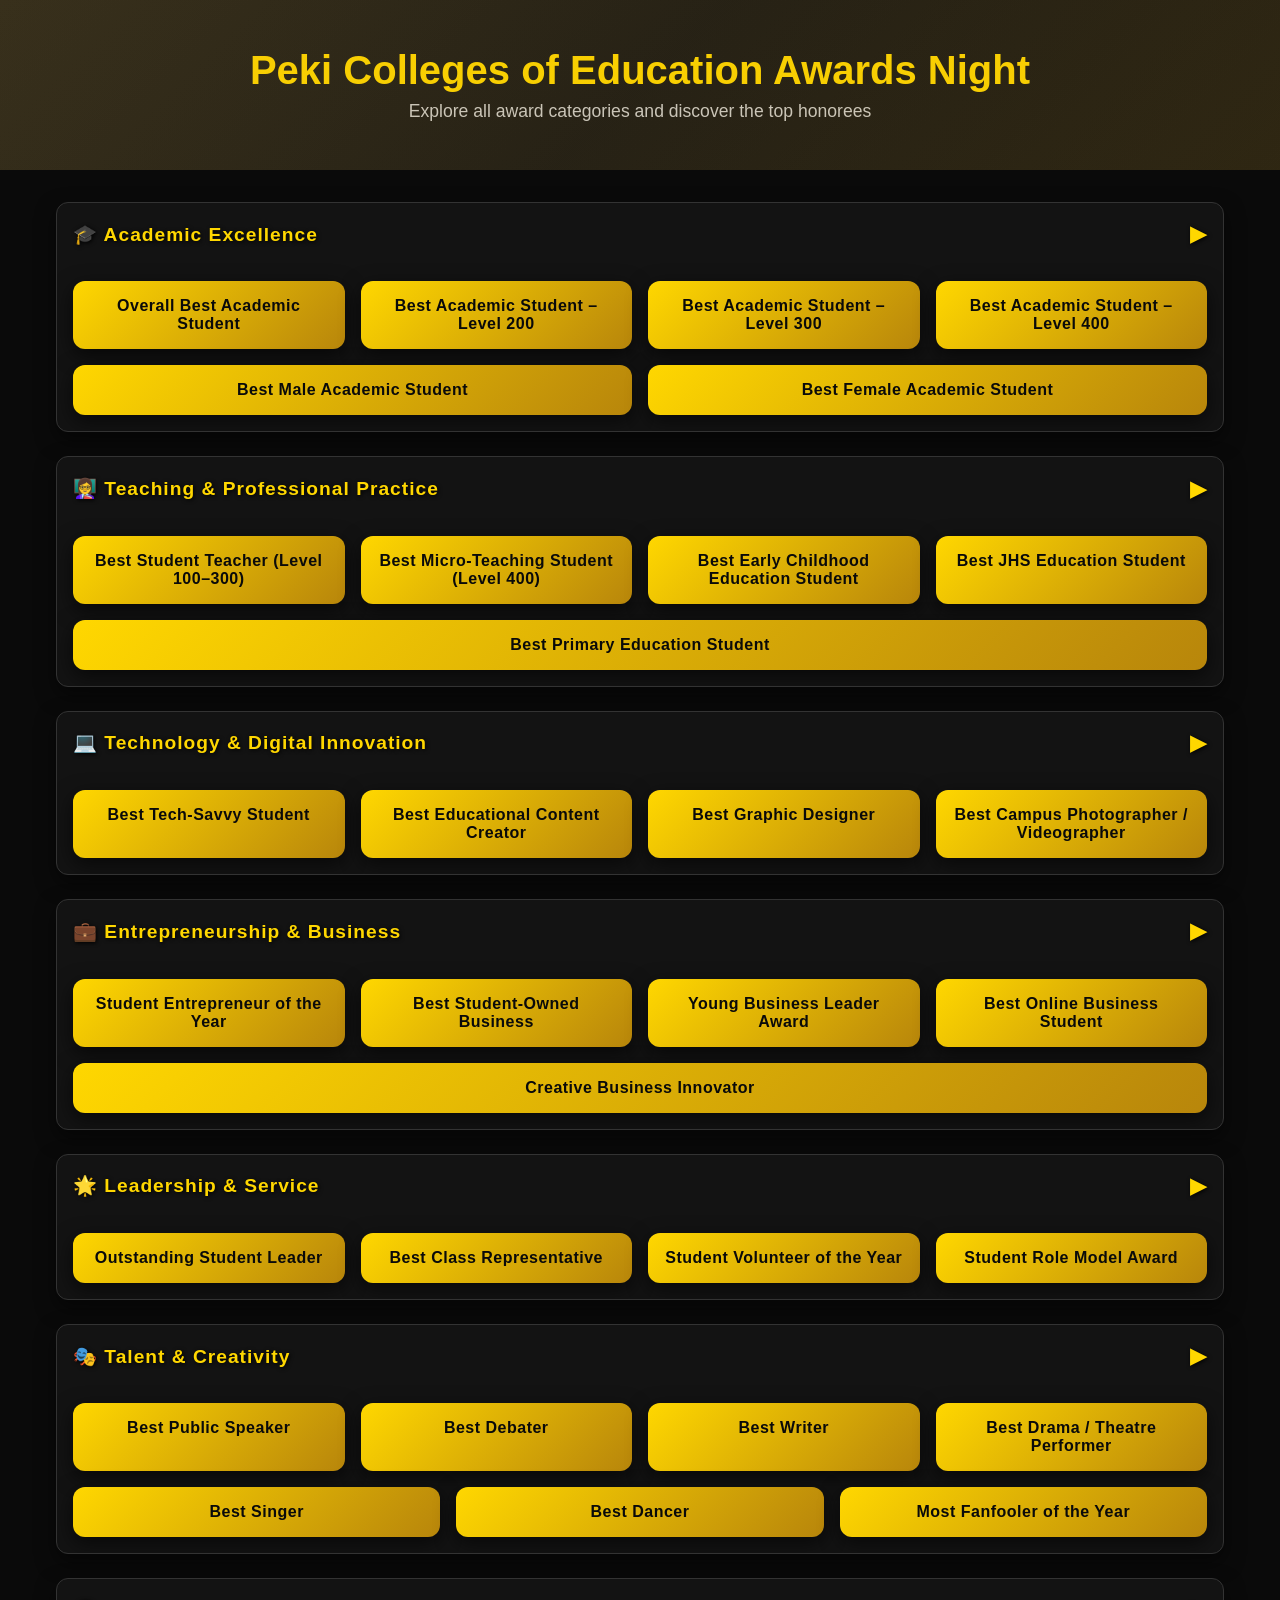
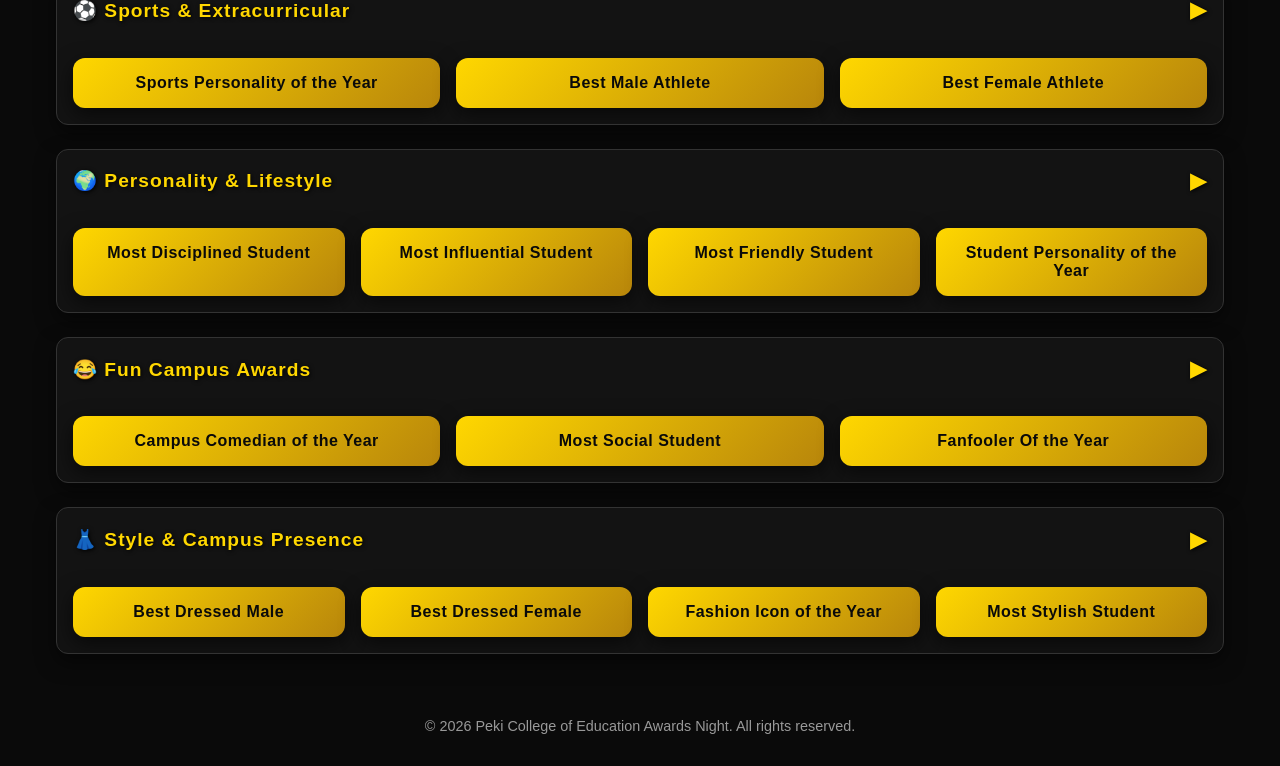
<file: peki college awards.html>
<!DOCTYPE html>
<html lang="en">
<head>
  <meta charset="UTF-8">
  <meta name="viewport" content="width=device-width, initial-scale=1.0">
  <title>Peki College of Education Awards Night</title>
  <style>
    /* ===== Dark Elegant Theme ===== */
    * { box-sizing: border-box; margin:0; padding:0; font-family: 'Segoe UI', Tahoma, Geneva, Verdana, sans-serif; }
    body { background:#0a0a0a; color:#f0f0f0; }
    header {
      text-align:center;
      padding:3rem 1rem;
      background: linear-gradient(135deg,#1c1c1c,#111111);
      position:relative;
      overflow:hidden;
    }
    header h1 {
      font-size:2.5rem;
      color: #ffd700; /* rich gold */
      font-weight:bold;
      margin-bottom:0.5rem;
    }
    header p { color:#ccc; font-size:1.1rem; }

    /* subtle moving stripe effect */
    header::before {
      content:"";
      position:absolute; top:0; left:-50%;
      width:200%; height:100%;
      background: linear-gradient(120deg, rgba(218,165,32,0.2), rgba(184,134,11,0.1), rgba(218,165,32,0.2));
      transform: skewX(-25deg);
      animation: stripeMove 5s linear infinite;
      z-index:0;
    }
    @keyframes stripeMove {
      0% { transform: translateX(-100%) skewX(-25deg); }
      100% { transform: translateX(100%) skewX(-25deg); }
    }

    main { max-width:1200px; margin:2rem auto; padding:0 1rem; }

    .category {
      margin-bottom:1.5rem;
      border:1px solid #333;
      border-radius:12px;
      overflow:hidden;
      background: rgba(20,20,20,0.9);
      box-shadow: 0 8px 20px rgba(0,0,0,0.5);
    }

    .category-header {
      padding:1.2rem 1rem;
      cursor:pointer;
      display:flex;
      justify-content:space-between;
      align-items:center;
      font-weight:bold;
      color:#ffd700;
      font-size:1.2rem;
      letter-spacing:1px;
      text-shadow: 1px 1px 4px #000;
      transition: background 0.3s ease;
    }
    .category-header:hover { background: rgba(255,215,0,0.05); }

    .category-body {
      display:none;
      padding:1rem;
      gap:1rem;
      flex-wrap:wrap;
      display:flex;
      justify-content:flex-start;
    }

    .award-card {
      background: linear-gradient(135deg,#ffd700,#b8860b);
      color:#0a0a0a;
      padding:1rem;
      border-radius:12px;
      min-width:220px;
      flex:1 1 220px;
      text-align:center;
      font-weight:bold;
      font-size:1rem;
      letter-spacing:0.5px;
      box-shadow:0 6px 20px rgba(0,0,0,0.6);
      transition: transform 0.3s ease, box-shadow 0.3s ease;
    }
    .award-card:hover {
      transform: translateY(-5px) scale(1.03);
      box-shadow:0 10px 25px rgba(0,0,0,0.8);
    }

    .category-header span {
      font-size:1.3rem;
      transition: transform 0.3s ease;
    }
    .category.open .category-header span {
      transform: rotate(90deg);
    }

    footer {
      text-align:center;
      padding:2rem 1rem;
      color:#999;
      font-size:0.9rem;
    }
  </style>
</head>
<body>

<header>
  <h1>Peki Colleges of Education Awards Night</h1>
  <p>Explore all award categories and discover the top honorees</p>
</header>

<main>

<!-- Category Template -->
<div class="category">
  <div class="category-header">
    🎓 Academic Excellence
    <span>▶</span>
  </div>
  <div class="category-body">
    <div class="award-card">Overall Best Academic Student</div>
    <div class="award-card">Best Academic Student – Level 200</div>
    <div class="award-card">Best Academic Student – Level 300</div>
    <div class="award-card">Best Academic Student – Level 400</div>
    <div class="award-card">Best Male Academic Student</div>
    <div class="award-card">Best Female Academic Student</div>
  </div>
</div>

<div class="category">
  <div class="category-header">
    👩‍🏫 Teaching & Professional Practice
    <span>▶</span>
  </div>
  <div class="category-body">
    <div class="award-card">Best Student Teacher (Level 100–300)</div>
    <div class="award-card">Best Micro-Teaching Student (Level 400)</div>
    <div class="award-card">Best Early Childhood Education Student</div>
    <div class="award-card">Best JHS Education Student</div>
    <div class="award-card">Best Primary Education Student</div>
  </div>
</div>

<div class="category">
  <div class="category-header">
    💻 Technology & Digital Innovation
    <span>▶</span>
  </div>
  <div class="category-body">
    <div class="award-card">Best Tech-Savvy Student</div>
    <div class="award-card">Best Educational Content Creator</div>
    <div class="award-card">Best Graphic Designer</div>
    <div class="award-card">Best Campus Photographer / Videographer</div>
  </div>
</div>

<div class="category">
  <div class="category-header">
    💼 Entrepreneurship & Business
    <span>▶</span>
  </div>
  <div class="category-body">
    <div class="award-card">Student Entrepreneur of the Year</div>
    <div class="award-card">Best Student-Owned Business</div>
    <div class="award-card">Young Business Leader Award</div>
    <div class="award-card">Best Online Business Student</div>
    <div class="award-card">Creative Business Innovator</div>
  </div>
</div>

<div class="category">
  <div class="category-header">
    🌟 Leadership & Service
    <span>▶</span>
  </div>
  <div class="category-body">
    <div class="award-card">Outstanding Student Leader</div>
    <div class="award-card">Best Class Representative</div>
    <div class="award-card">Student Volunteer of the Year</div>
    <div class="award-card">Student Role Model Award</div>
  </div>
</div>

<div class="category">
  <div class="category-header">
    🎭 Talent & Creativity
    <span>▶</span>
  </div>
  <div class="category-body">
    <div class="award-card">Best Public Speaker</div>
    <div class="award-card">Best Debater</div>
    <div class="award-card">Best Writer</div>
    <div class="award-card">Best Drama / Theatre Performer</div>
    <div class="award-card">Best Singer</div>
    <div class="award-card">Best Dancer</div>
    <div class="award-card">Most Fanfooler of the Year</div>
  </div>
</div>

<div class="category">
  <div class="category-header">
    ⚽ Sports & Extracurricular
    <span>▶</span>
  </div>
  <div class="category-body">
    <div class="award-card">Sports Personality of the Year</div>
    <div class="award-card">Best Male Athlete</div>
    <div class="award-card">Best Female Athlete</div>
  </div>
</div>

<div class="category">
  <div class="category-header">
    🌍 Personality & Lifestyle
    <span>▶</span>
  </div>
  <div class="category-body">
    <div class="award-card">Most Disciplined Student</div>
    <div class="award-card">Most Influential Student</div>
    <div class="award-card">Most Friendly Student</div>
    <div class="award-card">Student Personality of the Year</div>
  </div>
</div>

<div class="category">
  <div class="category-header">
    😂 Fun Campus Awards
    <span>▶</span>
  </div>
  <div class="category-body">
    <div class="award-card">Campus Comedian of the Year</div>
    <div class="award-card">Most Social Student</div>
    <div class="award-card">Fanfooler Of the Year</div>
  </div>
</div>

<div class="category">
  <div class="category-header">
    👗 Style & Campus Presence
    <span>▶</span>
  </div>
  <div class="category-body">
    <div class="award-card">Best Dressed Male</div>
    <div class="award-card">Best Dressed Female</div>
    <div class="award-card">Fashion Icon of the Year</div>
    <div class="award-card">Most Stylish Student</div>
  </div>
</div>

</main>

<footer>
  &copy; 2026 Peki College of Education Awards Night. All rights reserved.
</footer>

<script>
  // Collapsible categories
  document.querySelectorAll('.category').forEach(cat => {
    cat.querySelector('.category-header').addEventListener('click', () => {
      cat.classList.toggle('open');
      const body = cat.querySelector('.category-body');
      if(cat.classList.contains('open')) body.style.display = 'flex';
      else body.style.display = 'none';
    });
  });
</script>

</body>
</html>
</file>
